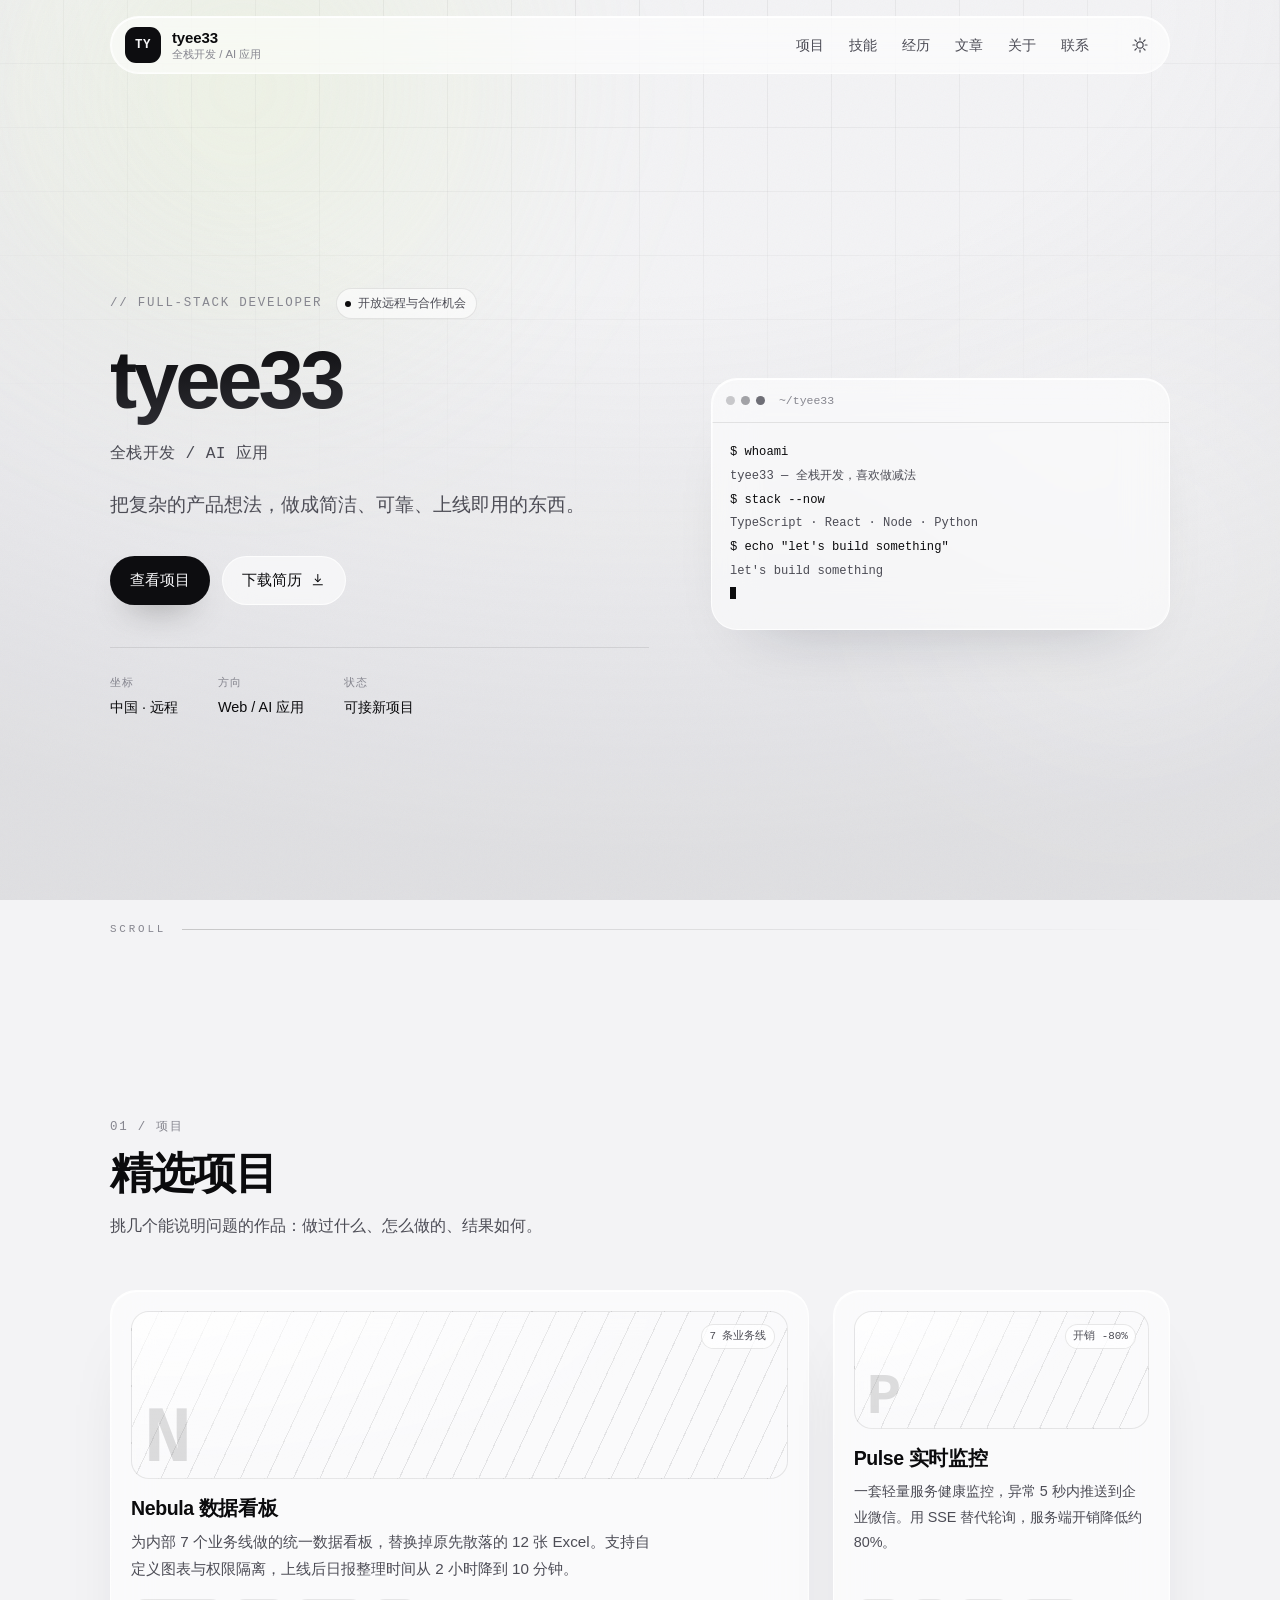
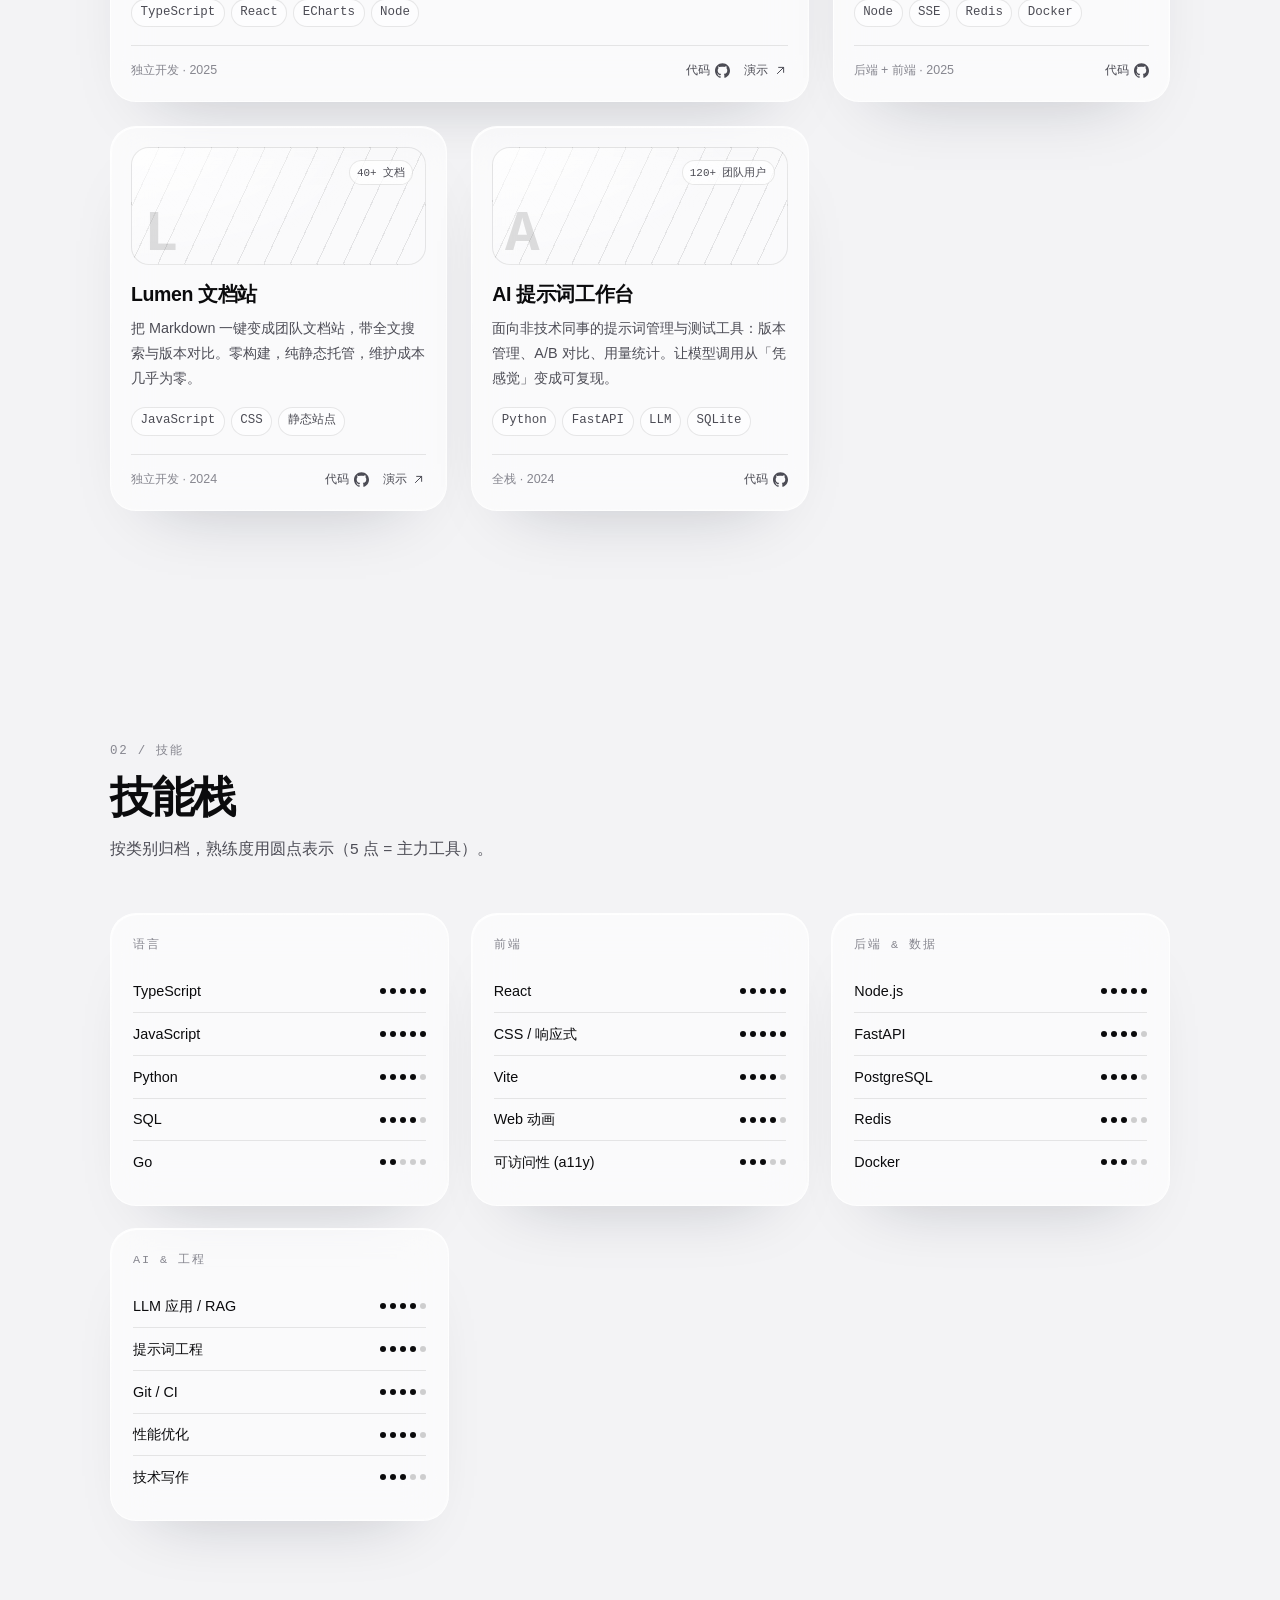
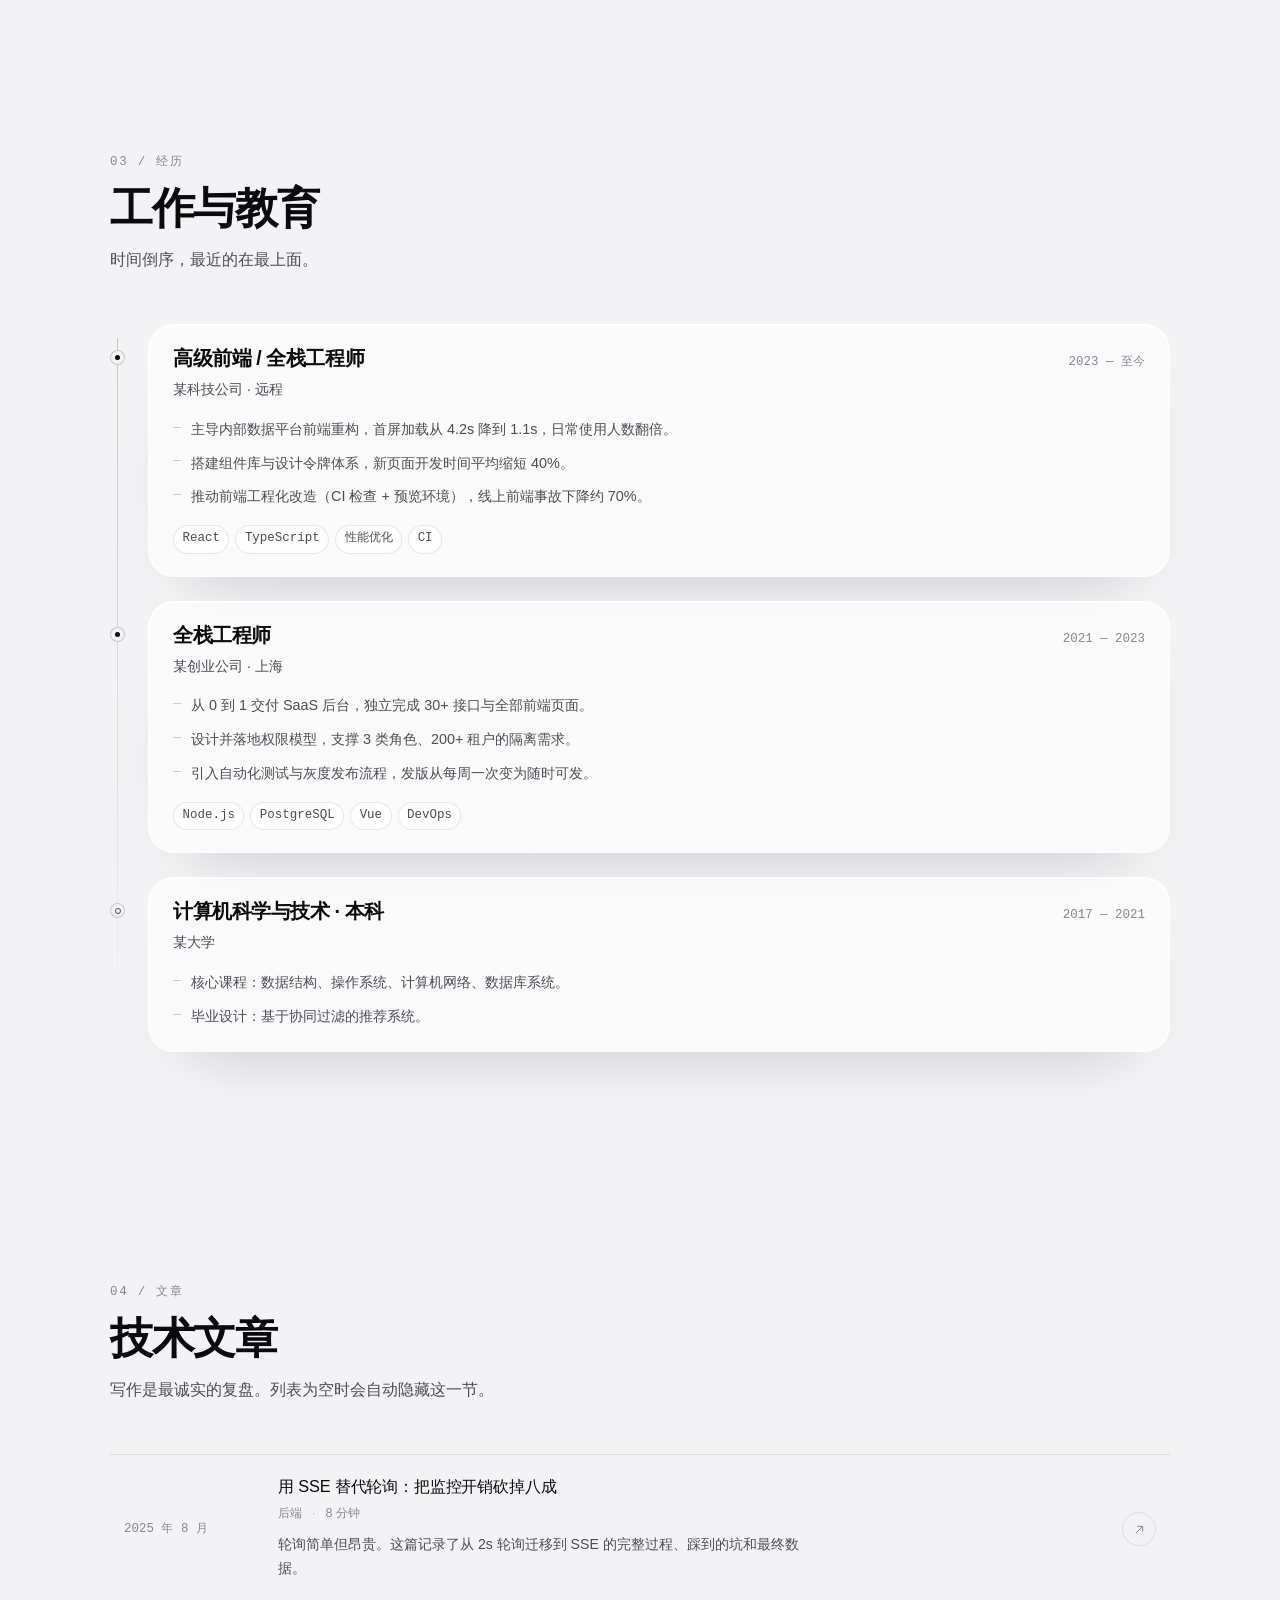
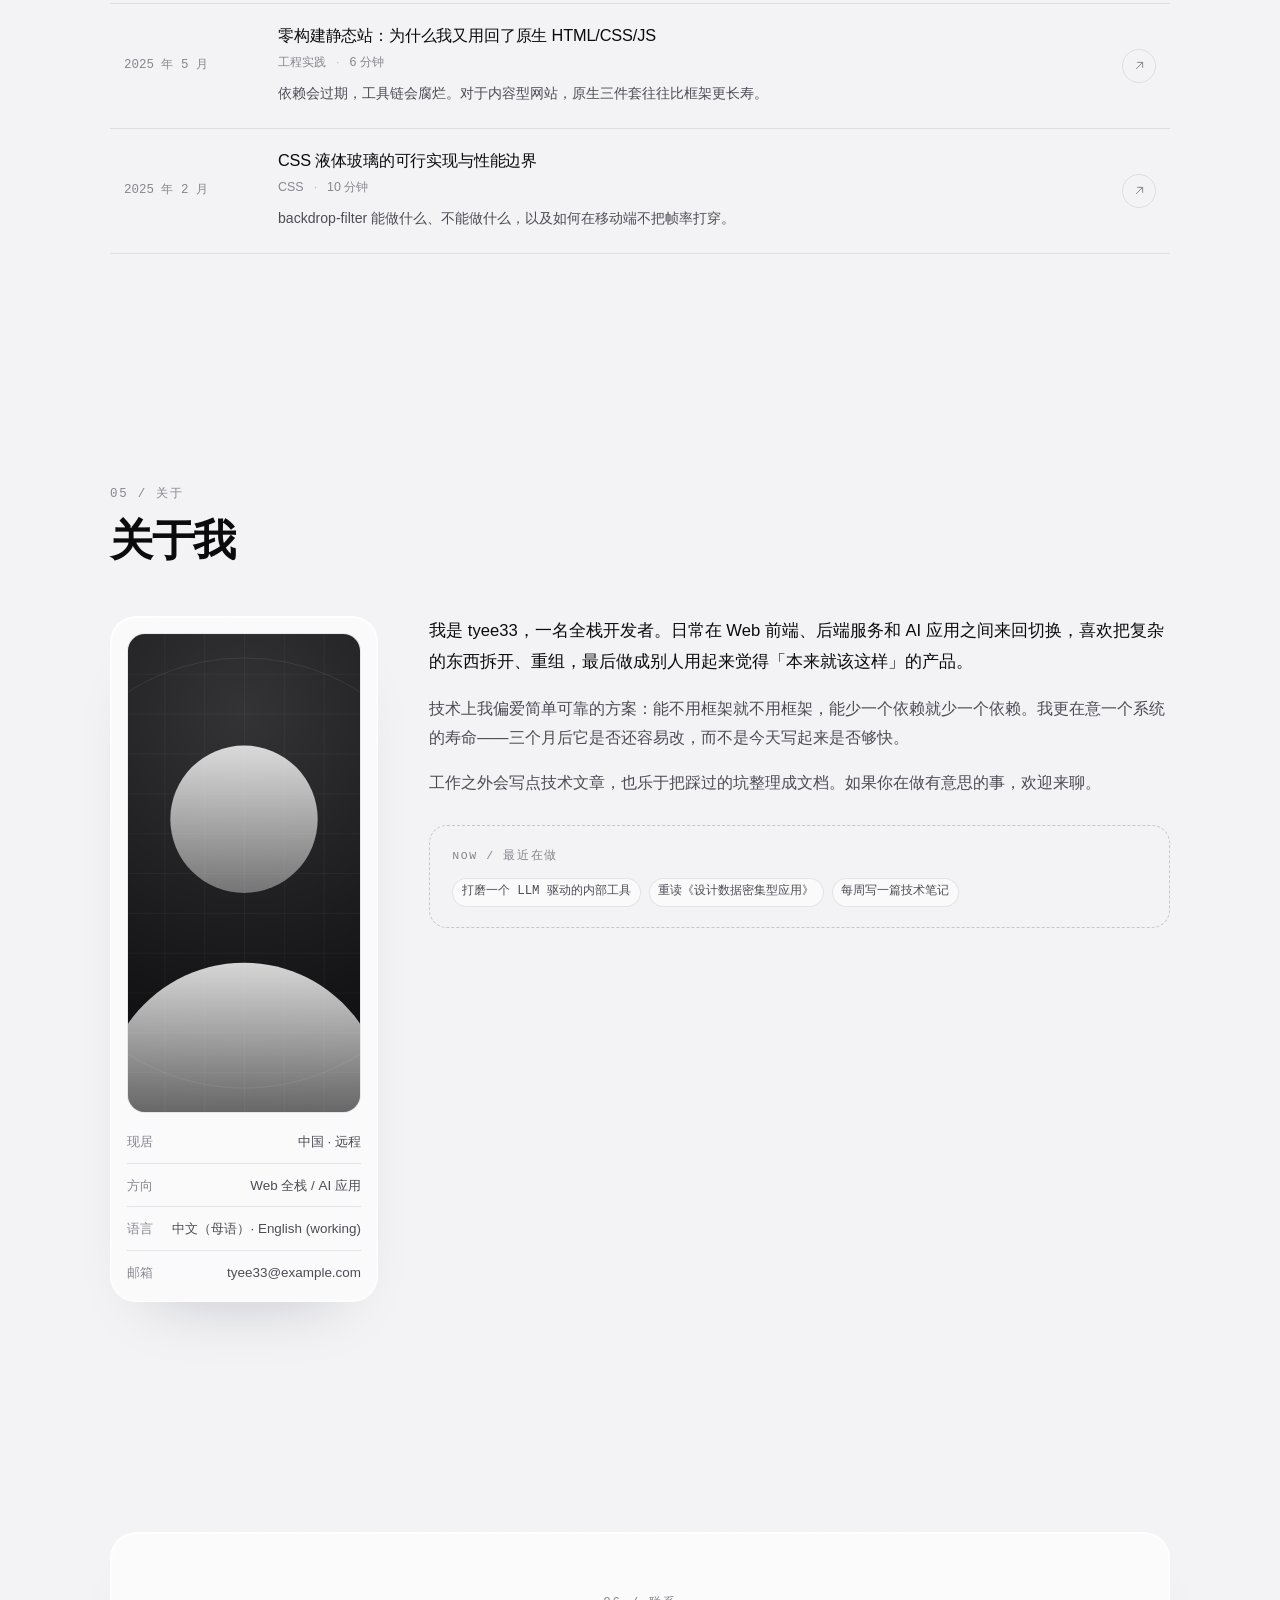
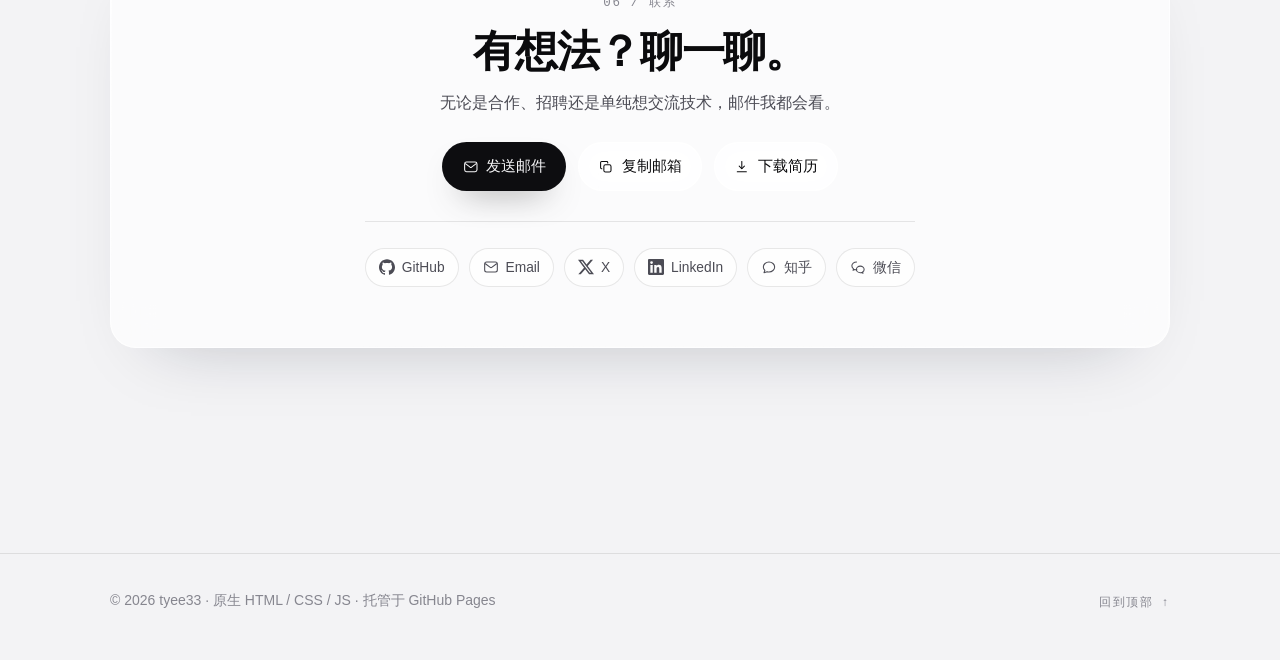
<file: index.html>
<!DOCTYPE html>
<html lang="zh-CN" data-theme="dark">
<head>
<meta charset="utf-8">
<meta name="viewport" content="width=device-width, initial-scale=1, viewport-fit=cover">
<title>tyee33 · Portfolio</title>
<meta name="description" content="tyee33 的个人作品集 —— 全栈开发 / AI 应用。精选项目、技能栈、工作经历与技术文章。">
<meta name="author" content="tyee33">
<meta name="theme-color" content="#050506" media="(prefers-color-scheme: dark)">
<meta name="theme-color" content="#f5f5f6" media="(prefers-color-scheme: light)">
<meta name="color-scheme" content="dark light">
<link rel="canonical" href="https://tyee.is-a.dev/">

<!-- 社交分享卡片：把 og.png 换成你自己的图（1200×630） -->
<meta property="og:type" content="website">
<meta property="og:site_name" content="tyee33">
<meta property="og:title" content="tyee33 · Portfolio">
<meta property="og:description" content="全栈开发 / AI 应用 —— 精选项目、技能栈与技术文章。">
<meta property="og:url" content="https://tyee.is-a.dev/">
<meta property="og:image" content="https://tyee.is-a.dev/assets/img/og.png">
<meta name="twitter:card" content="summary_large_image">
<meta name="twitter:title" content="tyee33 · Portfolio">
<meta name="twitter:description" content="全栈开发 / AI 应用 —— 精选项目、技能栈与技术文章。">
<meta name="twitter:image" content="https://tyee.is-a.dev/assets/img/og.png">

<link rel="icon" href="assets/favicon.svg" type="image/svg+xml">
<link rel="stylesheet" href="assets/css/tokens.css">
<link rel="stylesheet" href="assets/css/main.css">

<!-- 主题引导：在首次绘制前决定明/暗，避免闪白 -->
<script>
(function () {
  try {
    var saved = localStorage.getItem('theme');
    var prefersLight = window.matchMedia('(prefers-color-scheme: light)').matches;
    document.documentElement.dataset.theme = saved || (prefersLight ? 'light' : 'dark');
  } catch (e) {
    document.documentElement.dataset.theme = 'dark';
  }
})();
</script>
</head>

<body>
<a class="skip-link" href="#home">跳到主要内容</a>

<!-- 背景层：网格 + 极光 + 噪点 + 暗角，玻璃效果靠它显形 -->
<div class="bg" aria-hidden="true">
  <div class="bg__grid"></div>
  <div class="bg__aurora bg__aurora--a"></div>
  <div class="bg__aurora bg__aurora--b"></div>
  <div class="bg__spot" id="bg-spot"></div>
  <div class="bg__noise"></div>
  <div class="bg__vignette"></div>
</div>

<div class="scroll-progress" id="scroll-progress" aria-hidden="true"></div>

<noscript>
  <div class="noscript">本站内容由 JavaScript 渲染，请启用 JavaScript 后刷新（或直接在浏览器打开 <code>index.html</code>）。</div>
</noscript>

<header class="nav" id="nav">
  <div class="wrap">
    <div class="nav__bar glass" data-glass>
      <a class="brand" href="#home" aria-label="回到顶部">
        <span class="brand__mark mono" data-bind="initials">TY</span>
        <span class="brand__text">
          <span class="brand__name" data-bind="name">tyee33</span>
          <span class="brand__role" data-bind="role">Portfolio</span>
        </span>
      </a>

      <nav class="nav__links" id="nav-links" aria-label="主导航"></nav>

      <div class="nav__actions">
        <button class="iconbtn" id="theme-toggle" type="button" aria-label="切换明暗主题" title="切换明暗主题">
          <svg class="icon icon--sun" viewBox="0 0 24 24" aria-hidden="true"><circle cx="12" cy="12" r="4.2"/><path d="M12 2.6v2.6M12 18.8v2.6M2.6 12h2.6M18.8 12h2.6M5.3 5.3l1.9 1.9M16.8 16.8l1.9 1.9M18.7 5.3l-1.9 1.9M7.2 16.8l-1.9 1.9"/></svg>
          <svg class="icon icon--moon" viewBox="0 0 24 24" aria-hidden="true"><path d="M20 14.4A8.4 8.4 0 0 1 9.6 4a8.6 8.6 0 1 0 10.4 10.4Z"/></svg>
        </button>
        <button class="iconbtn nav__burger" id="nav-burger" type="button" aria-label="打开菜单" aria-expanded="false" aria-controls="nav-links">
          <span class="burger"><i></i><i></i></span>
        </button>
      </div>
    </div>
  </div>
</header>

<main id="main">

  <!-- ═══ 首屏 ═══ -->
  <section id="home" class="section section--hero" aria-labelledby="hero-title">
    <div class="wrap hero">
      <div class="hero__lead reveal">
        <p class="eyebrow mono" id="hero-eyebrow">// portfolio</p>
        <h1 class="hero__title" id="hero-title"><span data-bind="name">tyee33</span></h1>
        <p class="hero__role mono" id="hero-role" data-bind="role"></p>
        <p class="hero__tagline" id="hero-tagline"></p>
        <div class="hero__cta" id="hero-cta"></div>
        <ul class="hero__meta" id="hero-meta"></ul>
      </div>

      <div class="hero__side reveal" data-delay="1">
        <div class="terminal glass" data-glass aria-hidden="true">
          <div class="terminal__bar">
            <span class="dot"></span><span class="dot"></span><span class="dot"></span>
            <span class="terminal__title mono" id="terminal-title">~/tyee33</span>
          </div>
          <pre class="terminal__body mono" id="terminal-body"></pre>
        </div>
      </div>
    </div>

    <div class="wrap">
      <div class="scroll-hint" aria-hidden="true">
        <span class="mono">SCROLL</span>
        <span class="scroll-hint__line"></span>
      </div>
    </div>
  </section>

  <!-- ═══ 项目 ═══ -->
  <section id="projects" class="section" aria-labelledby="projects-title">
    <div class="wrap">
      <header class="sec-head reveal">
        <p class="eyebrow mono">01 / 项目</p>
        <h2 class="sec-title" id="projects-title">精选项目</h2>
        <p class="sec-desc">挑几个能说明问题的作品：做过什么、怎么做的、结果如何。</p>
      </header>
      <div class="grid grid--projects" id="projects-list"></div>
    </div>
  </section>

  <!-- ═══ 技能 ═══ -->
  <section id="skills" class="section" aria-labelledby="skills-title">
    <div class="wrap">
      <header class="sec-head reveal">
        <p class="eyebrow mono">02 / 技能</p>
        <h2 class="sec-title" id="skills-title">技能栈</h2>
        <p class="sec-desc">按类别归档，熟练度用圆点表示（5 点 = 主力工具）。</p>
      </header>
      <div class="skills" id="skills-list"></div>
    </div>
  </section>

  <!-- ═══ 经历 ═══ -->
  <section id="experience" class="section" aria-labelledby="experience-title">
    <div class="wrap">
      <header class="sec-head reveal">
        <p class="eyebrow mono">03 / 经历</p>
        <h2 class="sec-title" id="experience-title">工作与教育</h2>
        <p class="sec-desc">时间倒序，最近的在最上面。</p>
      </header>
      <ol class="timeline" id="experience-list"></ol>
    </div>
  </section>

  <!-- ═══ 文章 ═══ -->
  <section id="posts" class="section" aria-labelledby="posts-title">
    <div class="wrap">
      <header class="sec-head reveal">
        <p class="eyebrow mono">04 / 文章</p>
        <h2 class="sec-title" id="posts-title">技术文章</h2>
        <p class="sec-desc">写作是最诚实的复盘。列表为空时会自动隐藏这一节。</p>
      </header>
      <ul class="posts" id="posts-list"></ul>
    </div>
  </section>

  <!-- ═══ 关于 ═══ -->
  <section id="about" class="section" aria-labelledby="about-title">
    <div class="wrap">
      <header class="sec-head reveal">
        <p class="eyebrow mono">05 / 关于</p>
        <h2 class="sec-title" id="about-title">关于我</h2>
      </header>
      <div class="about" id="about-panel"></div>
    </div>
  </section>

  <!-- ═══ 联系 ═══ -->
  <section id="contact" class="section" aria-labelledby="contact-title">
    <div class="wrap">
      <div class="contact glass glass--strong reveal" data-glass>
        <div class="contact__body">
          <p class="eyebrow mono">06 / 联系</p>
          <h2 class="sec-title" id="contact-title">有想法？聊一聊。</h2>
          <p class="sec-desc" id="contact-desc">无论是合作、招聘还是单纯想交流技术，邮件我都会看。</p>
          <div class="contact__actions" id="contact-actions"></div>
          <ul class="socials" id="socials-list"></ul>
        </div>
      </div>
    </div>
  </section>

</main>

<footer class="footer">
  <div class="wrap footer__inner">
    <p class="footer__copy" id="footer-copy"></p>
    <div class="footer__right">
      <a class="link-quiet mono" href="#home">回到顶部 ↑</a>
    </div>
  </div>
</footer>

<div class="toast" id="toast" role="status" aria-live="polite"></div>

<!-- 内容源：改这些文件就能更新网站，顺序无关 -->
<script src="data/site.js"></script>
<script src="data/projects.js"></script>
<script src="data/skills.js"></script>
<script src="data/experience.js"></script>
<script src="data/posts.js"></script>
<script src="data/about.js"></script>
<!-- 逻辑 -->
<script src="assets/js/icons.js"></script>
<script src="assets/js/ui.js"></script>
<script src="assets/js/main.js"></script>
</body>
</html>
</file>
<file: assets/css/tokens.css>
/* ============================================================================
 * tokens.css —— 设计令牌 / 全局基础 / 背景层 / 通用组件
 * ----------------------------------------------------------------------------
 * 想换配色只需要改下面的变量；想彻底去掉那一丝冷色，
 * 把 --tint 改成 `0 0% 100%` 即可得到纯黑白。
 * ==========================================================================*/

/* ── 设计令牌 ───────────────────────────────────────────────────────────── */
:root {
  --font-sans: "Inter", -apple-system, BlinkMacSystemFont, "Segoe UI", Roboto,
               "PingFang SC", "Hiragino Sans GB", "Microsoft YaHei", "Noto Sans SC", sans-serif;
  --font-mono: ui-monospace, SFMono-Regular, "SF Mono", "JetBrains Mono",
               "Cascadia Mono", Menlo, Consolas, "Liberation Mono", monospace;

  --maxw: 1140px;
  --pad: clamp(18px, 4vw, 40px);

  --r-xs: 8px;
  --r-sm: 12px;
  --r-md: 18px;
  --r-lg: 26px;
  --r-full: 999px;

  --dur-1: .18s;
  --dur-2: .35s;
  --dur-3: .7s;
  --ease: cubic-bezier(.22, .68, 0, 1);
  --ease-out: cubic-bezier(.16, 1, .3, 1);

  --blur: 22px;

  --fs-h1: clamp(2.7rem, 7.4vw, 5.1rem);
  --fs-h2: clamp(1.85rem, 3.6vw, 2.7rem);
  --fs-h3: clamp(1.05rem, 1.6vw, 1.22rem);
  --fs-body: clamp(.95rem, 1.05vw, 1.02rem);
  --fs-sm: .875rem;
  --fs-xs: .78rem;

  /* 极光里的那一点冷色 → 纯黑白请改成 `0 0% 100%` */
  --tint: 212 92% 64%;
}

html[data-theme="dark"] {
  color-scheme: dark;
  --bg: #050506;
  --bg-soft: #0a0a0c;
  --fg: #f2f2f5;
  --fg-2: #a4a4ae;
  --fg-3: #6c6c76;

  --line: rgb(255 255 255 / .08);
  --line-2: rgb(255 255 255 / .17);

  --glass: rgb(255 255 255 / .045);
  --glass-2: rgb(255 255 255 / .08);
  --glass-strong: rgb(255 255 255 / .065);
  --glass-brd: rgb(255 255 255 / .12);
  /* 近不透明底板：给导航、下拉菜单这类「压在正文上」的表面兜底，
     即使浏览器不支持 backdrop-filter 也保证文字清晰 */
  --panel: rgb(11 11 14 / .94);

  --rim: rgb(255 255 255 / .40);
  --rim-soft: rgb(255 255 255 / .09);
  --rim-weak: rgb(255 255 255 / .04);
  --spec: rgb(255 255 255 / .10);

  --invert-bg: #f4f4f7;
  --invert-fg: #08080a;

  --shadow-lg: 0 40px 90px -50px rgb(0 0 0 / .95);
  --shadow-sm: 0 14px 34px -22px rgb(0 0 0 / .9);

  --grid-c: rgb(255 255 255 / .05);
  --aurora-a: rgb(var(--tint) / .17);
  --aurora-b: rgb(255 255 255 / .10);
  --noise-op: .05;
  --spot: rgb(255 255 255 / .05);
  --vig: rgb(0 0 0 / .55);
}

html[data-theme="light"] {
  color-scheme: light;
  --bg: #f3f3f5;
  --bg-soft: #ffffff;
  --fg: #0b0b0d;
  --fg-2: #4c4c55;
  --fg-3: #86868f;

  --line: rgb(0 0 0 / .09);
  --line-2: rgb(0 0 0 / .18);

  --glass: rgb(255 255 255 / .58);
  --glass-2: rgb(255 255 255 / .78);
  --glass-strong: rgb(255 255 255 / .66);
  --glass-brd: rgb(255 255 255 / .75);
  --panel: rgb(253 253 254 / .95);

  --rim: rgb(255 255 255 / .95);
  --rim-soft: rgb(255 255 255 / .9);
  --rim-weak: rgb(255 255 255 / .5);
  --spec: rgb(255 255 255 / .6);

  --invert-bg: #0d0d10;
  --invert-fg: #f6f6f8;

  --shadow-lg: 0 34px 70px -46px rgb(15 23 42 / .28);
  --shadow-sm: 0 12px 28px -20px rgb(15 23 42 / .26);

  --grid-c: rgb(0 0 0 / .055);
  --aurora-a: rgb(var(--tint) / .22);
  --aurora-b: rgb(255 255 255 / .8);
  --noise-op: .035;
  --spot: rgb(0 0 0 / .035);
  --vig: rgb(120 120 130 / .16);
}

/* ── 重置 ───────────────────────────────────────────────────────────────── */
*, *::before, *::after { box-sizing: border-box; }

html {
  -webkit-text-size-adjust: 100%;
  scroll-behavior: smooth;
  scroll-padding-top: 96px;
}

body {
  margin: 0;
  min-height: 100%;
  background: var(--bg);
  color: var(--fg);
  font-family: var(--font-sans);
  font-size: var(--fs-body);
  line-height: 1.68;
  -webkit-font-smoothing: antialiased;
  -moz-osx-font-smoothing: grayscale;
  overflow-x: hidden;
  transition: background-color var(--dur-2) var(--ease), color var(--dur-2) var(--ease);
}

[hidden] { display: none !important; }

img, svg, video { display: block; max-width: 100%; }
a { color: inherit; text-decoration: none; }
button { font: inherit; color: inherit; background: none; border: 0; cursor: pointer; }
h1, h2, h3, h4 { margin: 0; font-weight: 600; line-height: 1.16; letter-spacing: -.022em; }
p { margin: 0; }
ul, ol { margin: 0; padding: 0; list-style: none; }
code, pre { font-family: var(--font-mono); }

::selection { background: var(--fg); color: var(--bg); }

:focus-visible {
  outline: 2px solid var(--fg);
  outline-offset: 3px;
  border-radius: 6px;
}

* { scrollbar-width: thin; scrollbar-color: var(--line-2) transparent; }
::-webkit-scrollbar { width: 10px; height: 10px; }
::-webkit-scrollbar-thumb {
  background: var(--line-2);
  border-radius: 99px;
  border: 3px solid transparent;
  background-clip: content-box;
}
::-webkit-scrollbar-track { background: transparent; }

/* ── 工具类 ─────────────────────────────────────────────────────────────── */
.wrap {
  width: 100%;
  max-width: var(--maxw);
  margin-inline: auto;
  padding-inline: var(--pad);
}

.mono { font-family: var(--font-mono); }

.eyebrow {
  font-size: var(--fs-xs);
  letter-spacing: .14em;
  text-transform: uppercase;
  color: var(--fg-3);
}

.skip-link {
  position: fixed;
  top: 8px;
  left: 50%;
  z-index: 200;
  transform: translate(-50%, -200%);
  padding: .6em 1.2em;
  border-radius: var(--r-full);
  background: var(--invert-bg);
  color: var(--invert-fg);
  font-size: var(--fs-sm);
  transition: transform var(--dur-2) var(--ease);
}
.skip-link:focus { transform: translate(-50%, 0); }

.noscript {
  position: relative;
  z-index: 10;
  max-width: var(--maxw);
  margin: 120px auto 40px;
  padding: 18px 22px;
  border: 1px solid var(--line-2);
  border-radius: var(--r-md);
  background: var(--glass);
  font-size: var(--fs-sm);
}
.noscript code { font-size: .95em; }

/* ── 背景层：网格 / 极光 / 光点 / 噪点 / 暗角 ──────────────────────────── */
.bg {
  position: fixed;
  inset: 0;
  z-index: -1;
  overflow: hidden;
  pointer-events: none;
  background: var(--bg);
}

.bg__grid {
  position: absolute;
  inset: -1px;
  background-image:
    linear-gradient(var(--grid-c) 1px, transparent 1px),
    linear-gradient(90deg, var(--grid-c) 1px, transparent 1px);
  background-size: 64px 64px;
  -webkit-mask-image: radial-gradient(125% 85% at 50% 0%, #000 5%, transparent 72%);
  mask-image: radial-gradient(125% 85% at 50% 0%, #000 5%, transparent 72%);
}

.bg__aurora {
  position: absolute;
  border-radius: 50%;
  filter: blur(70px);
  will-change: transform;
}
.bg__aurora--a {
  width: 62vw; height: 62vw;
  top: -24vw; left: -12vw;
  background: radial-gradient(circle at 50% 50%, var(--aurora-a), transparent 66%);
  animation: drift-a 36s ease-in-out infinite alternate;
}
.bg__aurora--b {
  width: 52vw; height: 52vw;
  right: -14vw; top: 26vh;
  background: radial-gradient(circle at 50% 50%, var(--aurora-b), transparent 66%);
  animation: drift-b 46s ease-in-out infinite alternate;
}

.bg__spot {
  position: absolute;
  left: 0; top: 0;
  width: 880px; height: 880px;
  margin: -440px 0 0 -440px;
  background: radial-gradient(circle, var(--spot), transparent 62%);
  opacity: 0;
  transition: opacity .8s var(--ease);
  will-change: transform;
}
.bg__spot.is-on { opacity: 1; }

.bg__noise {
  position: absolute;
  inset: 0;
  opacity: var(--noise-op);
  background-image: url("data:image/svg+xml,%3Csvg xmlns='http://www.w3.org/2000/svg' width='180' height='180'%3E%3Cfilter id='n'%3E%3CfeTurbulence type='fractalNoise' baseFrequency='.85' numOctaves='3' stitchTiles='stitch'/%3E%3C/filter%3E%3Crect width='100%25' height='100%25' filter='url(%23n)'/%3E%3C/svg%3E");
}

.bg__vignette {
  position: absolute;
  inset: 0;
  background: radial-gradient(115% 95% at 50% 0%, transparent 34%, var(--vig) 100%);
}

@keyframes drift-a {
  from { transform: translate3d(0, 0, 0) scale(1); }
  to   { transform: translate3d(9vw, 8vh, 0) scale(1.12); }
}
@keyframes drift-b {
  from { transform: translate3d(0, 0, 0) scale(1.06); }
  to   { transform: translate3d(-10vw, -6vh, 0) scale(.95); }
}

/* 顶部滚动进度条 */
.scroll-progress {
  position: fixed;
  top: 0; left: 0;
  z-index: 90;
  width: 100%;
  height: 2px;
  transform: scaleX(0);
  transform-origin: 0 50%;
  background: linear-gradient(90deg, transparent, var(--fg), transparent);
  opacity: .5;
}

/* ── 玻璃 ───────────────────────────────────────────────────────────────── */
.glass {
  position: relative;
  background: var(--glass);
  -webkit-backdrop-filter: blur(var(--blur)) saturate(150%);
  backdrop-filter: blur(var(--blur)) saturate(150%);
  border: 1px solid var(--glass-brd);
  border-radius: var(--r-lg);
  box-shadow: var(--shadow-lg), inset 0 1px 0 var(--rim-soft);
  isolation: isolate;
}

/* 边缘高光：模拟玻璃棱边的折射亮线 */
.glass::before {
  content: "";
  position: absolute;
  inset: 0;
  z-index: 2;
  border-radius: inherit;
  padding: 1px;
  background: linear-gradient(155deg, var(--rim) 0%, transparent 42%, transparent 58%, var(--rim-weak) 100%);
  -webkit-mask: linear-gradient(#000 0 0) content-box, linear-gradient(#000 0 0);
  -webkit-mask-composite: xor;
  mask: linear-gradient(#000 0 0) content-box, linear-gradient(#000 0 0);
  mask-composite: exclude;
  opacity: .75;
  pointer-events: none;
}

/* 高光随鼠标移动（由 ui.js 写入 --mx / --my） */
.glass[data-glass]::after {
  content: "";
  position: absolute;
  inset: 0;
  z-index: 1;
  border-radius: inherit;
  background: radial-gradient(340px circle at var(--mx, 50%) var(--my, 0%), var(--spec), transparent 62%);
  opacity: 0;
  transition: opacity var(--dur-2) var(--ease);
  pointer-events: none;
}
.glass[data-glass]:hover::after { opacity: 1; }

.glass--strong {
  background: var(--glass-strong);
  box-shadow: var(--shadow-lg), inset 0 1px 0 var(--rim-soft);
}

/* ── 按钮 ───────────────────────────────────────────────────────────────── */
.btn {
  display: inline-flex;
  align-items: center;
  gap: .55em;
  padding: .74em 1.3em;
  border: 1px solid transparent;
  border-radius: var(--r-full);
  font-size: .93rem;
  font-weight: 500;
  letter-spacing: -.01em;
  white-space: nowrap;
  transition: transform var(--dur-1) var(--ease), background-color var(--dur-2) var(--ease),
              border-color var(--dur-2) var(--ease), color var(--dur-2) var(--ease),
              box-shadow var(--dur-2) var(--ease);
}
.btn:hover { transform: translateY(-2px); }
.btn:active { transform: translateY(0) scale(.985); }
.btn .icon { width: 1.05em; height: 1.05em; }

.btn--primary {
  background: var(--invert-bg);
  color: var(--invert-fg);
  box-shadow: 0 16px 34px -20px rgb(0 0 0 / .8);
}
.btn--primary:hover { box-shadow: 0 20px 42px -20px rgb(0 0 0 / .85); }

.btn--ghost {
  background: var(--glass);
  border-color: var(--glass-brd);
  color: var(--fg);
  -webkit-backdrop-filter: blur(14px) saturate(150%);
  backdrop-filter: blur(14px) saturate(150%);
}
.btn--ghost:hover { background: var(--glass-2); }

/* 图标按钮 */
.iconbtn {
  display: grid;
  place-items: center;
  width: 38px;
  height: 38px;
  border-radius: var(--r-full);
  border: 1px solid transparent;
  color: var(--fg-2);
  transition: color var(--dur-2) var(--ease), background-color var(--dur-2) var(--ease),
              border-color var(--dur-2) var(--ease);
}
.iconbtn:hover { color: var(--fg); background: var(--glass-2); }
.iconbtn .icon { width: 18px; height: 18px; }

.icon {
  fill: none;
  stroke: currentColor;
  stroke-width: 1.6;
  stroke-linecap: round;
  stroke-linejoin: round;
}
.icon--fill { fill: currentColor; stroke: none; }

/* ── 标签 / 药丸 ────────────────────────────────────────────────────────── */
.chip {
  display: inline-flex;
  align-items: center;
  gap: .4em;
  padding: .26em .68em;
  border: 1px solid var(--line);
  border-radius: var(--r-full);
  background: var(--glass);
  font-family: var(--font-mono);
  font-size: var(--fs-xs);
  line-height: 1.6;
  color: var(--fg-2);
  white-space: nowrap;
}

.pill {
  display: inline-flex;
  align-items: center;
  gap: .5em;
  padding: .3em .8em .3em .65em;
  border: 1px solid var(--line);
  border-radius: var(--r-full);
  background: var(--glass);
  font-size: var(--fs-xs);
  color: var(--fg-2);
}
.pill__dot {
  width: 6px; height: 6px;
  border-radius: 50%;
  background: var(--fg);
  box-shadow: 0 0 0 0 var(--line-2);
  animation: pulse 2.6s var(--ease) infinite;
}
@keyframes pulse {
  0%   { box-shadow: 0 0 0 0 rgb(255 255 255 / .28); }
  70%  { box-shadow: 0 0 0 7px rgb(255 255 255 / 0); }
  100% { box-shadow: 0 0 0 0 rgb(255 255 255 / 0); }
}

/* ── 入场动画（仅在 JS 可用时启用，避免无 JS 时内容消失）─────────────── */
.js .reveal {
  opacity: 0;
  transform: translateY(20px);
  transition: opacity var(--dur-3) var(--ease-out), transform var(--dur-3) var(--ease-out);
}
.js .reveal.in { opacity: 1; transform: none; }
.js .reveal[data-delay="1"] { transition-delay: .09s; }
.js .reveal[data-delay="2"] { transition-delay: .18s; }
.js .reveal[data-delay="3"] { transition-delay: .27s; }

/* ── Toast ──────────────────────────────────────────────────────────────── */
.toast {
  position: fixed;
  left: 50%;
  bottom: 28px;
  z-index: 120;
  transform: translate(-50%, 140%);
  padding: .7em 1.2em;
  border: 1px solid var(--glass-brd);
  border-radius: var(--r-full);
  background: var(--glass-strong);
  -webkit-backdrop-filter: blur(18px) saturate(150%);
  backdrop-filter: blur(18px) saturate(150%);
  box-shadow: var(--shadow-sm);
  font-size: var(--fs-sm);
  opacity: 0;
  transition: transform .45s var(--ease-out), opacity .35s var(--ease);
}
.toast.is-on { transform: translate(-50%, 0); opacity: 1; }

/* ── 不支持背景模糊时的兜底 ─────────────────────────────────────────────── */
@supports not ((-webkit-backdrop-filter: blur(2px)) or (backdrop-filter: blur(2px))) {
  .nav__bar,
  .nav__links { background: var(--panel); }
  .glass { background: var(--glass-2); }
}

/* ── 降低动态效果 ───────────────────────────────────────────────────────── */
@media (prefers-reduced-motion: reduce) {
  html { scroll-behavior: auto; }
  *, *::before, *::after {
    animation-duration: .001ms !important;
    animation-iteration-count: 1 !important;
    transition-duration: .001ms !important;
  }
  .js .reveal { opacity: 1; transform: none; }
  .bg__aurora { animation: none; }
}

/* ── 打印 ───────────────────────────────────────────────────────────────── */
@media print {
  .bg, .nav, .scroll-progress, .toast, .scroll-hint { display: none !important; }
  body { background: #fff; color: #000; }
  .glass, .card { box-shadow: none; background: none; border-color: #ccc; -webkit-backdrop-filter: none; backdrop-filter: none; }
}
</file>
<file: assets/css/main.css>
/* ============================================================================
 * main.css —— 布局与组件
 * ==========================================================================*/

/* ── 区块基础 ───────────────────────────────────────────────────────────── */
.section {
  position: relative;
  padding: clamp(74px, 9vw, 132px) 0;
}
.section--hero {
  padding-top: clamp(118px, 16vh, 180px);
  padding-bottom: clamp(32px, 5vw, 64px);
}

.sec-head {
  max-width: 640px;
  margin-bottom: clamp(30px, 4vw, 54px);
}
.sec-title {
  margin-top: 10px;
  font-size: var(--fs-h2);
  letter-spacing: -.03em;
}
.sec-desc {
  margin-top: 14px;
  color: var(--fg-2);
  font-size: .97rem;
}

/* ── 导航 ───────────────────────────────────────────────────────────────── */
.nav {
  position: fixed;
  top: 0; left: 0; right: 0;
  z-index: 60;
  padding-top: max(16px, env(safe-area-inset-top));
  transition: padding-top var(--dur-2) var(--ease);
}
.nav > .wrap { position: relative; }

.nav__bar {
  display: flex;
  align-items: center;
  gap: 14px;
  padding: 9px 10px 9px 14px;
  border-radius: var(--r-full);
  transition: padding var(--dur-2) var(--ease), background-color var(--dur-2) var(--ease),
              box-shadow var(--dur-2) var(--ease), border-color var(--dur-2) var(--ease);
}
.nav.is-stuck { padding-top: max(10px, env(safe-area-inset-top)); }
.nav.is-stuck .nav__bar {
  padding: 7px 8px 7px 12px;
  background: var(--panel);
  box-shadow: 0 22px 44px -32px rgb(0 0 0 / .9), inset 0 1px 0 var(--rim-soft);
}

.brand {
  display: flex;
  align-items: center;
  gap: 11px;
  min-width: 0;
}
.brand__mark {
  display: grid;
  place-items: center;
  flex: none;
  width: 36px;
  height: 36px;
  border-radius: 11px;
  background: var(--invert-bg);
  color: var(--invert-fg);
  font-size: .78rem;
  font-weight: 600;
  letter-spacing: .04em;
}
.brand__text {
  display: flex;
  flex-direction: column;
  min-width: 0;
  line-height: 1.25;
}
.brand__name {
  font-size: .94rem;
  font-weight: 600;
  letter-spacing: -.01em;
}
.brand__role {
  font-size: .71rem;
  color: var(--fg-3);
  white-space: nowrap;
}

.nav__links {
  display: flex;
  align-items: center;
  gap: 2px;
  margin-left: auto;
}
.nav__link {
  position: relative;
  padding: .48em .8em;
  border-radius: var(--r-full);
  font-size: .9rem;
  color: var(--fg-2);
  transition: color var(--dur-2) var(--ease), background-color var(--dur-2) var(--ease);
}
.nav__link:hover { color: var(--fg); background: var(--glass-2); }
.nav__link.is-active { color: var(--fg); }
.nav__link.is-active::after {
  content: "";
  position: absolute;
  left: 50%; bottom: 1px;
  width: 4px; height: 4px;
  margin-left: -2px;
  border-radius: 50%;
  background: currentColor;
}

.nav__actions {
  display: flex;
  align-items: center;
  gap: 2px;
  margin-left: auto;
}
.nav__links + .nav__actions { margin-left: 6px; }

.burger {
  position: relative;
  display: block;
  width: 17px;
  height: 12px;
}
.burger i {
  position: absolute;
  left: 0;
  width: 100%;
  height: 1.5px;
  border-radius: 2px;
  background: currentColor;
  transition: transform var(--dur-2) var(--ease), opacity var(--dur-2) var(--ease);
}
.burger i:first-child { top: 0; }
.burger i:last-child { bottom: 0; }
.is-open .burger i:first-child { transform: translateY(5.5px) rotate(45deg); }
.is-open .burger i:last-child { transform: translateY(-5.5px) rotate(-45deg); }
.nav__burger { display: none; }

/* 主题按钮：明暗两个图标切换 */
.icon--sun, .icon--moon { transition: transform .5s var(--ease-out), opacity .3s; }
html[data-theme="dark"] .icon--sun { display: none; }
html[data-theme="light"] .icon--moon { display: none; }

/* ── 首屏 ───────────────────────────────────────────────────────────────── */
.hero {
  display: grid;
  grid-template-columns: minmax(0, 1.08fr) minmax(0, .92fr);
  gap: clamp(30px, 5vw, 62px);
  align-items: center;
  min-height: min(80svh, 780px);
}

.hero__top {
  display: flex;
  flex-wrap: wrap;
  align-items: center;
  gap: 14px;
}

.hero__title {
  margin-top: 14px;
  font-size: var(--fs-h1);
  letter-spacing: -.045em;
  color: var(--fg);
  background-image: linear-gradient(176deg, var(--fg) 8%, var(--fg-2) 135%);
  -webkit-background-clip: text;
  background-clip: text;
  -webkit-text-fill-color: transparent;
}

.hero__role {
  margin-top: 12px;
  font-size: clamp(.92rem, 1.3vw, 1.02rem);
  letter-spacing: .02em;
  color: var(--fg-2);
}

.hero__tagline {
  margin-top: 22px;
  max-width: 34em;
  font-size: clamp(1.02rem, 1.5vw, 1.22rem);
  line-height: 1.7;
  color: var(--fg-2);
}

.hero__cta {
  display: flex;
  flex-wrap: wrap;
  gap: 12px;
  margin-top: 34px;
}

.hero__meta {
  display: flex;
  flex-wrap: wrap;
  gap: 14px 40px;
  margin-top: 42px;
  padding-top: 26px;
  border-top: 1px solid var(--line);
}
.meta__k {
  display: block;
  font-family: var(--font-mono);
  font-size: .7rem;
  letter-spacing: .12em;
  text-transform: uppercase;
  color: var(--fg-3);
}
.meta__v {
  display: block;
  margin-top: 3px;
  font-size: .9rem;
  color: var(--fg);
}

.hero__side { display: flex; justify-content: flex-end; }

/* 终端卡片 */
.terminal {
  width: min(100%, 460px);
  overflow: hidden;
  font-size: .78rem;
}
.terminal__bar {
  display: flex;
  align-items: center;
  gap: 6px;
  padding: 12px 14px;
  border-bottom: 1px solid var(--line);
}
.terminal__bar .dot {
  width: 9px; height: 9px;
  border-radius: 50%;
  background: var(--fg-2);
}
.terminal__bar .dot:nth-child(1) { opacity: .28; }
.terminal__bar .dot:nth-child(2) { opacity: .5; }
.terminal__bar .dot:nth-child(3) { opacity: .8; }
.terminal__title {
  margin-left: 8px;
  font-size: .72rem;
  color: var(--fg-3);
}
.terminal__body {
  margin: 0;
  padding: 18px 18px 22px;
  min-height: 178px;
  font-size: .76rem;
  line-height: 1.95;
  color: var(--fg-3);
  white-space: pre-wrap;
  word-break: break-word;
}
.t-line { display: block; animation: line-in .5s var(--ease-out) both; animation-delay: calc(var(--i, 0) * .26s); }
.t-line.is-cmd { color: var(--fg); }
.t-line.is-out { color: var(--fg-2); }
@keyframes line-in {
  from { opacity: 0; transform: translateY(6px); }
  to   { opacity: 1; transform: none; }
}
.caret {
  display: inline-block;
  width: 6px; height: 1em;
  vertical-align: -2px;
  background: var(--fg);
  animation: blink 1.1s steps(1, end) infinite;
}
@keyframes blink { 0%, 49% { opacity: 1; } 50%, 100% { opacity: 0; } }

.scroll-hint {
  display: flex;
  align-items: center;
  gap: 16px;
  margin-top: clamp(28px, 5vw, 56px);
  font-size: .68rem;
  letter-spacing: .26em;
  color: var(--fg-3);
}
.scroll-hint__line {
  flex: 1;
  height: 1px;
  background: linear-gradient(90deg, var(--line-2), transparent);
}

/* ── 项目卡片 ───────────────────────────────────────────────────────────── */
.grid { display: grid; gap: clamp(16px, 2.2vw, 24px); }
.grid--projects { grid-template-columns: repeat(auto-fill, minmax(min(100%, 318px), 1fr)); }

.card {
  display: flex;
  flex-direction: column;
  padding: 20px;
  border-radius: var(--r-lg);
  transition: transform .5s var(--ease-out), border-color .4s var(--ease-out),
              box-shadow .5s var(--ease-out);
}
.card:hover {
  transform: translateY(-6px);
  border-color: var(--line-2);
  box-shadow: 0 46px 90px -50px rgb(0 0 0 / .92), inset 0 1px 0 var(--rim-soft);
}

.card__cover {
  position: relative;
  display: flex;
  align-items: flex-end;
  height: 118px;
  margin-bottom: 18px;
  padding: 12px;
  border: 1px solid var(--line);
  border-radius: var(--r-md);
  overflow: hidden;
  background:
    radial-gradient(120% 150% at 6% 0%, var(--glass-2), transparent 62%),
    repeating-linear-gradient(115deg, var(--line) 0 1px, transparent 1px 24px);
}
.card__mono {
  font-family: var(--font-mono);
  font-size: 3.6rem;
  font-weight: 600;
  line-height: .84;
  color: var(--fg);
  opacity: .13;
  transform: translateY(7px);
  transition: opacity .5s var(--ease-out), transform .5s var(--ease-out);
}
.card:hover .card__mono { opacity: .24; transform: none; }

.card__metric {
  position: absolute;
  top: 12px; right: 12px;
  padding: .24em .66em;
  border: 1px solid var(--line);
  border-radius: var(--r-full);
  background: var(--glass-strong);
  font-family: var(--font-mono);
  font-size: .68rem;
  color: var(--fg-2);
  -webkit-backdrop-filter: blur(10px);
  backdrop-filter: blur(10px);
}

.card__title { font-size: var(--fs-h3); letter-spacing: -.02em; }
.card__summary {
  flex: 1;
  margin-top: 10px;
  font-size: .9rem;
  line-height: 1.75;
  color: var(--fg-2);
}
.card__tags {
  display: flex;
  flex-wrap: wrap;
  gap: 6px;
  margin-top: 16px;
}
.card__foot {
  display: flex;
  align-items: center;
  gap: 12px;
  margin-top: 18px;
  padding-top: 14px;
  border-top: 1px solid var(--line);
  font-size: var(--fs-xs);
  color: var(--fg-3);
}
.card__links {
  display: flex;
  gap: 14px;
  margin-left: auto;
}
.card__link {
  display: inline-flex;
  align-items: center;
  gap: .38em;
  color: var(--fg-2);
  transition: color var(--dur-2) var(--ease);
}
.card__link:hover { color: var(--fg); }
.card__link .icon { width: 15px; height: 15px; }

@media (min-width: 780px) {
  .card--featured { grid-column: span 2; }
  .card--featured .card__cover { height: 168px; }
  .card--featured .card__mono { font-size: 5rem; }
  .card--featured .card__summary { font-size: .95rem; max-width: 62ch; }
}

/* ── 技能 ───────────────────────────────────────────────────────────────── */
.skills {
  display: grid;
  grid-template-columns: repeat(auto-fit, minmax(min(100%, 258px), 1fr));
  gap: clamp(14px, 2vw, 22px);
}
.skill-group { padding: 22px; border-radius: var(--r-lg); }
.skill-group__title {
  font-family: var(--font-mono);
  font-size: .74rem;
  letter-spacing: .16em;
  text-transform: uppercase;
  color: var(--fg-3);
}
.skill-list {
  display: flex;
  flex-direction: column;
  margin-top: 14px;
}
.skill {
  display: flex;
  align-items: center;
  justify-content: space-between;
  gap: 14px;
  padding: .58em 0;
  border-bottom: 1px solid var(--line);
}
.skill:last-child { border-bottom: 0; }
.skill__name { font-size: .9rem; }
.skill__dots { display: inline-flex; gap: 4px; flex: none; }
.skill__dot {
  width: 6px; height: 6px;
  border-radius: 50%;
  background: var(--line-2);
}
.skill__dot.is-on { background: var(--fg); }

/* ── 时间线 ─────────────────────────────────────────────────────────────── */
.timeline {
  position: relative;
  display: flex;
  flex-direction: column;
  gap: clamp(14px, 2.2vw, 24px);
}
.timeline::before {
  content: "";
  position: absolute;
  left: 7px; top: 14px; bottom: 14px;
  width: 1px;
  background: linear-gradient(180deg, var(--line-2), var(--line) 55%, transparent);
}
.tl { position: relative; padding-left: 38px; }
.tl__node {
  position: absolute;
  left: 0; top: 26px;
  display: grid;
  place-items: center;
  width: 15px; height: 15px;
  border: 1px solid var(--line-2);
  border-radius: 50%;
  background: var(--bg);
}
.tl__node::after {
  content: "";
  width: 5px; height: 5px;
  border-radius: 50%;
  background: var(--fg);
}
.tl--edu .tl__node::after {
  width: 6px; height: 6px;
  background: transparent;
  border: 1px solid var(--fg-2);
}
.tl__card { padding: 22px 24px; border-radius: var(--r-lg); }
.tl__head {
  display: flex;
  flex-wrap: wrap;
  align-items: baseline;
  justify-content: space-between;
  gap: 6px 16px;
}
.tl__role { font-size: var(--fs-h3); }
.tl__period {
  font-family: var(--font-mono);
  font-size: var(--fs-xs);
  color: var(--fg-3);
}
.tl__org {
  margin-top: 5px;
  font-size: .89rem;
  color: var(--fg-2);
}
.tl__points {
  display: flex;
  flex-direction: column;
  gap: 9px;
  margin-top: 15px;
}
.tl__point {
  position: relative;
  padding-left: 18px;
  font-size: .9rem;
  line-height: 1.72;
  color: var(--fg-2);
}
.tl__point::before {
  content: "";
  position: absolute;
  left: 0; top: .68em;
  width: 8px; height: 1px;
  background: var(--line-2);
}
.tl__tags { display: flex; flex-wrap: wrap; gap: 6px; margin-top: 16px; }

/* ── 文章列表 ───────────────────────────────────────────────────────────── */
.posts { border-top: 1px solid var(--line); }
.post {
  display: grid;
  grid-template-columns: 132px minmax(0, 1fr) auto;
  align-items: center;
  gap: 22px;
  padding: 22px 14px;
  border-bottom: 1px solid var(--line);
  transition: background-color var(--dur-2) var(--ease), padding-left .4s var(--ease-out);
}
.post:hover { background: var(--glass); padding-left: 22px; }
.post__date {
  font-family: var(--font-mono);
  font-size: var(--fs-xs);
  color: var(--fg-3);
}
.post__title { font-size: 1.02rem; font-weight: 500; letter-spacing: -.01em; }
.post__meta {
  display: flex;
  align-items: center;
  gap: 10px;
  margin-top: 7px;
  font-size: var(--fs-xs);
  color: var(--fg-3);
}
.post__meta .sep { opacity: .5; }
.post__summary {
  max-width: 68ch;
  margin-top: 9px;
  font-size: .88rem;
  line-height: 1.7;
  color: var(--fg-2);
}
.post__go {
  display: grid;
  place-items: center;
  width: 34px; height: 34px;
  border: 1px solid var(--line);
  border-radius: 50%;
  color: var(--fg-3);
  transition: transform .4s var(--ease-out), color var(--dur-2) var(--ease),
              border-color var(--dur-2) var(--ease);
}
.post__go .icon { width: 15px; height: 15px; }
.post:hover .post__go { transform: translateX(4px); color: var(--fg); border-color: var(--line-2); }

/* ── 关于 ───────────────────────────────────────────────────────────────── */
.about {
  display: grid;
  grid-template-columns: minmax(0, 268px) minmax(0, 1fr);
  gap: clamp(24px, 4vw, 54px);
  align-items: start;
}
.about__card { padding: 16px; border-radius: var(--r-lg); }
.about__avatar {
  width: 100%;
  aspect-ratio: 1 / 1;
  border-radius: var(--r-md);
  object-fit: cover;
  background: var(--glass-2);
  border: 1px solid var(--line);
}
.about__facts {
  display: flex;
  flex-direction: column;
  gap: 11px;
  margin-top: 18px;
}
.fact {
  display: flex;
  align-items: baseline;
  justify-content: space-between;
  gap: 14px;
  padding-bottom: 9px;
  border-bottom: 1px solid var(--line);
  font-size: .84rem;
}
.fact:last-child { border-bottom: 0; padding-bottom: 0; }
.fact__k { flex: none; color: var(--fg-3); }
.fact__v { color: var(--fg-2); text-align: right; }

.about__body {
  display: flex;
  flex-direction: column;
  gap: 16px;
}
.about__p {
  font-size: .98rem;
  line-height: 1.85;
  color: var(--fg-2);
}
.about__p:first-of-type { color: var(--fg); font-size: 1.04rem; }

.now {
  margin-top: 12px;
  padding: 20px 22px;
  border: 1px dashed var(--line-2);
  border-radius: var(--r-md);
}
.now__title {
  font-family: var(--font-mono);
  font-size: .72rem;
  letter-spacing: .14em;
  text-transform: uppercase;
  color: var(--fg-3);
}
.now__list {
  display: flex;
  flex-wrap: wrap;
  gap: 8px;
  margin-top: 13px;
}

/* ── 联系 ───────────────────────────────────────────────────────────────── */
.contact {
  display: flex;
  flex-direction: column;
  align-items: center;
  padding: clamp(30px, 5vw, 60px);
  text-align: center;
}
.contact__body {
  display: flex;
  flex-direction: column;
  align-items: center;
  max-width: 700px;
}
.contact__body .sec-title { margin-top: 12px; }
.contact__actions {
  display: flex;
  flex-wrap: wrap;
  justify-content: center;
  gap: 12px;
  margin-top: 26px;
}
.socials {
  display: flex;
  flex-wrap: wrap;
  justify-content: center;
  gap: 10px;
  width: 100%;
  margin-top: 30px;
  padding-top: 26px;
  border-top: 1px solid var(--line);
}
.social {
  display: inline-flex;
  align-items: center;
  gap: .5em;
  padding: .5em .95em;
  border: 1px solid var(--line);
  border-radius: var(--r-full);
  background: var(--glass);
  font-size: .86rem;
  color: var(--fg-2);
  transition: transform var(--dur-2) var(--ease-out), color var(--dur-2) var(--ease),
              border-color var(--dur-2) var(--ease), background-color var(--dur-2) var(--ease);
}
.social:hover {
  transform: translateY(-2px);
  color: var(--fg);
  border-color: var(--line-2);
  background: var(--glass-2);
}
.social .icon { width: 16px; height: 16px; }

/* ── 页脚 ───────────────────────────────────────────────────────────────── */
.footer {
  margin-top: clamp(40px, 7vw, 90px);
  padding: 34px 0 46px;
  border-top: 1px solid var(--line);
}
.footer__inner {
  display: flex;
  flex-wrap: wrap;
  align-items: center;
  justify-content: space-between;
  gap: 14px;
}
.footer__copy {
  font-size: var(--fs-sm);
  color: var(--fg-3);
}
.link-quiet {
  font-family: var(--font-mono);
  font-size: .74rem;
  letter-spacing: .12em;
  color: var(--fg-3);
  transition: color var(--dur-2) var(--ease);
}
.link-quiet:hover { color: var(--fg); }

/* ── 响应式 ─────────────────────────────────────────────────────────────── */
@media (max-width: 1000px) {
  .hero {
    grid-template-columns: minmax(0, 1fr);
    min-height: 0;
    gap: 40px;
  }
  .hero__side { justify-content: flex-start; }
  .terminal { width: min(100%, 560px); }
  .hero__meta { gap: 14px 32px; margin-top: 34px; }
}

@media (max-width: 880px) {
  html { scroll-padding-top: 84px; }

  .nav__burger { display: grid; }
  .nav__links {
    position: absolute;
    top: calc(100% + 10px);
    left: 0;
    right: 0;
    z-index: 5;
    flex-direction: column;
    align-items: stretch;
    gap: 2px;
    margin-left: 0;
    padding: 10px;
    border: 1px solid var(--glass-brd);
    border-radius: var(--r-lg);
    background: var(--panel);
    -webkit-backdrop-filter: blur(24px) saturate(160%);
    backdrop-filter: blur(24px) saturate(160%);
    box-shadow: var(--shadow-lg);
    opacity: 0;
    visibility: hidden;
    transform: translateY(-8px);
    /* visibility 用 0s 切换：打开时立即可见，关闭时等淡出结束再隐藏。
       不要让它参与时长过渡，否则某些渲染时序下会残留 hidden。 */
    transition: opacity var(--dur-2) var(--ease), transform var(--dur-2) var(--ease),
                visibility 0s linear var(--dur-2);
  }
  .nav__links.is-open {
    opacity: 1;
    visibility: visible;
    transform: none;
    transition: opacity var(--dur-2) var(--ease), transform var(--dur-2) var(--ease),
                visibility 0s linear 0s;
  }
  .nav__link { padding: .68em .9em; font-size: .98rem; }
  .nav__link.is-active { background: var(--glass-2); }
  .nav__link.is-active::after { display: none; }
  /* 移动端菜单是绝对定位的，操作按钮要重新靠右（覆盖上面的相邻兄弟规则） */
  .nav__bar .nav__actions { margin-left: auto; }
}

@media (max-width: 760px) {
  .post {
    grid-template-columns: minmax(0, 1fr) auto;
    gap: 8px 14px;
    padding: 20px 10px;
  }
  .post__date { grid-column: 1; }
  .post__body { grid-column: 1 / -1; }
  .post__go { grid-row: 1 / span 2; align-self: center; }
  .post:hover { padding-left: 16px; }

  .about { grid-template-columns: minmax(0, 1fr); }
  .about__card { max-width: 320px; }

  .tl { padding-left: 28px; }
  .timeline::before { left: 6px; }
  .tl__node { top: 20px; width: 13px; height: 13px; }
  .tl__card { padding: 18px 18px; }
}

@media (max-width: 560px) {
  .brand__role { display: none; }
  .hero__cta .btn { flex: 1 1 auto; justify-content: center; }
  .contact__actions .btn { flex: 1 1 auto; justify-content: center; }
}
</file>
